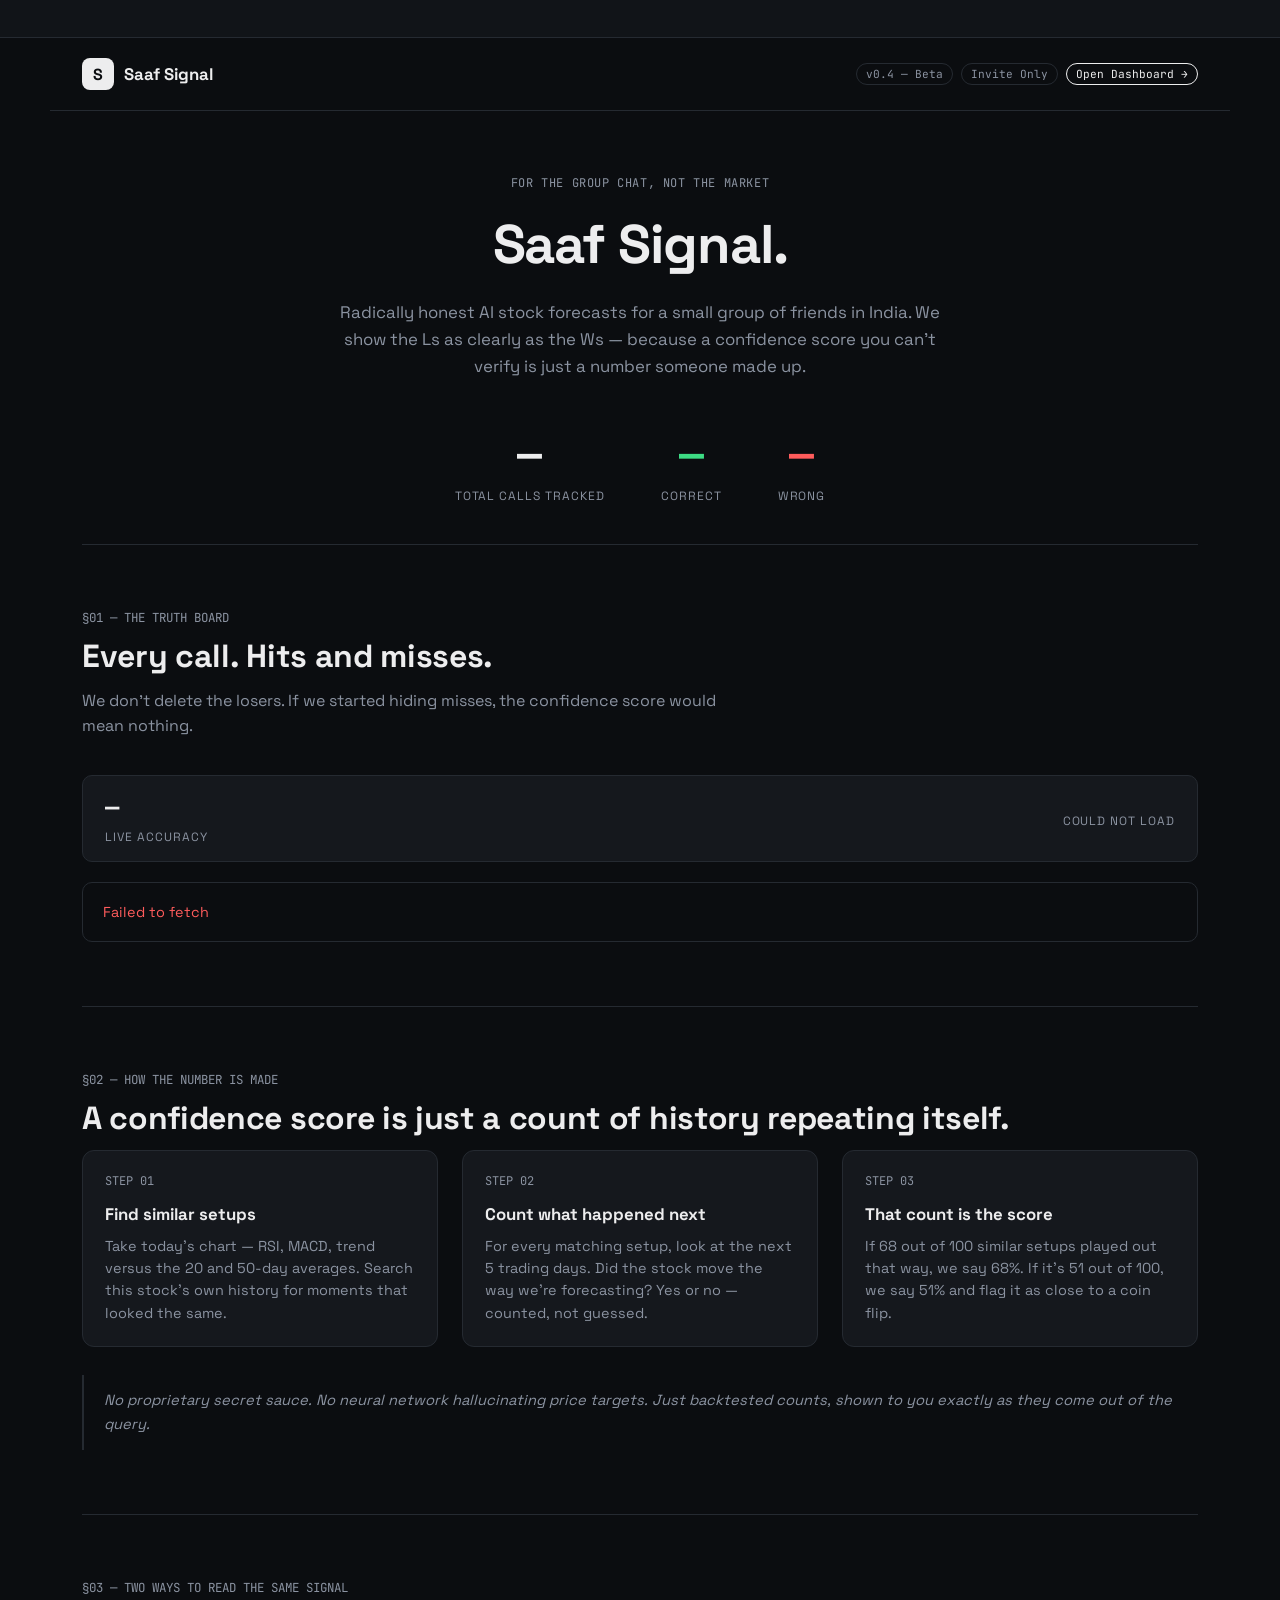
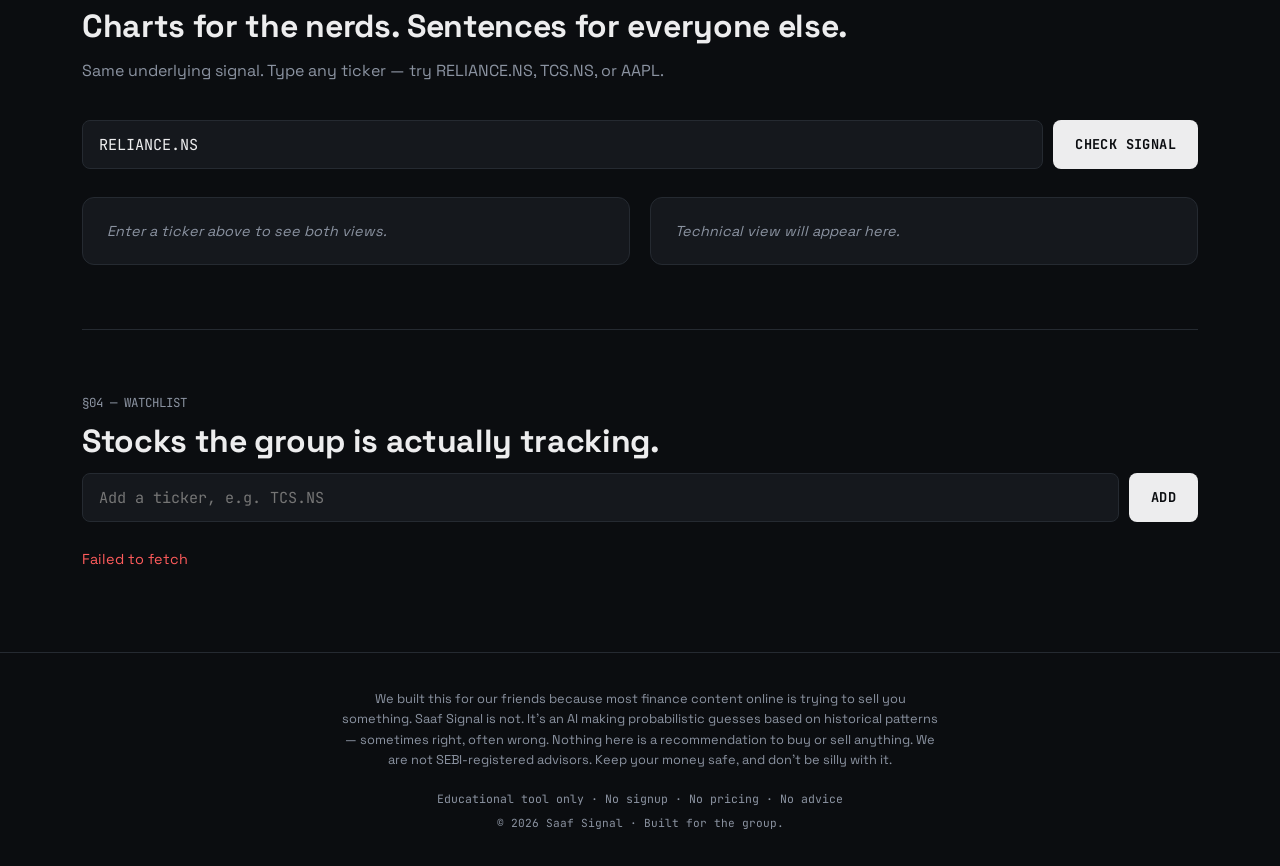
<file: index.html>
<!DOCTYPE html>
<html lang="en">
<head>
<meta charset="UTF-8">
<meta name="viewport" content="width=device-width, initial-scale=1.0">
<title>Saaf Signal — Radically honest AI stock forecasts</title>
<link rel="icon" href="data:image/svg+xml,%3Csvg xmlns=%27http://www.w3.org/2000/svg%27 viewBox=%270 0 32 32%27%3E%3Crect width=%2732%27 height=%2732%27 rx=%278%27 fill=%27%23EDEDEE%27/%3E%3Ctext x=%2716%27 y=%2722%27 font-family=%27Space Grotesk,sans-serif%27 font-size=%2718%27 font-weight=%27700%27 fill=%27%230B0D10%27 text-anchor=%27middle%27%3ES%3C/text%3E%3C/svg%3E">
<meta name="theme-color" content="#0B0D10">
<link rel="preconnect" href="https://fonts.googleapis.com">
<link href="https://fonts.googleapis.com/css2?family=Space+Grotesk:wght@400;500;700&family=JetBrains+Mono:wght@400;500;700&display=swap" rel="stylesheet">
<style>
  :root{
    --bg:#0B0D10; --bg-raised:#111418; --bg-card:#15181D;
    --line:#252A31; --text:#EDEDEE; --text-dim:#8B93A1;
    --hit:#3DDC84; --miss:#FF5C5C; --neutral:#E8B84B;
    --accent:#EDEDEE;
  }
  *{box-sizing:border-box;}
  body{
    margin:0; background:var(--bg); color:var(--text);
    font-family:'Space Grotesk',ui-sans-serif,system-ui,sans-serif;
    -webkit-font-smoothing:antialiased;
  }
  .mono{font-family:'JetBrains Mono',ui-monospace,monospace;}

  /* marquee disclaimer */
  .marquee{
    background:var(--bg-raised); border-bottom:1px solid var(--line);
    overflow:hidden; white-space:nowrap; padding:8px 0;
  }
  .marquee span{
    display:inline-block; padding-left:100%;
    animation:scroll 32s linear infinite;
    font-family:'JetBrains Mono',monospace; font-size:0.72rem;
    color:var(--text-dim); letter-spacing:0.02em;
  }
  @keyframes scroll{ 0%{transform:translateX(0);} 100%{transform:translateX(-100%);} }

  header.top{
    display:flex; align-items:center; justify-content:space-between;
    padding:20px 32px; border-bottom:1px solid var(--line);
    max-width:1180px; margin:0 auto;
  }
  .brand{display:flex; align-items:center; gap:10px;}
  .brand-mark{
    width:32px; height:32px; border-radius:8px; background:var(--text);
    color:var(--bg); display:flex; align-items:center; justify-content:center;
    font-weight:700; font-size:1rem;
  }
  .brand-name{font-weight:700; font-size:1.05rem;}
  .badges{display:flex; gap:8px; font-family:'JetBrains Mono',monospace; font-size:0.7rem; color:var(--text-dim);}
  .badge{border:1px solid var(--line); padding:3px 9px; border-radius:20px;}

  main{max-width:1180px; margin:0 auto; padding:0 32px;}

  /* hero */
  .hero{padding:64px 0 40px; text-align:center;}
  .eyebrow{font-family:'JetBrains Mono',monospace; font-size:0.75rem; color:var(--text-dim); letter-spacing:0.05em; margin-bottom:18px;}
  .hero h1{font-size:3.4rem; margin:0 0 20px; letter-spacing:-0.02em; font-weight:700;}
  .hero p{max-width:640px; margin:0 auto; color:var(--text-dim); font-size:1.05rem; line-height:1.6;}

  .stat-row{
    display:flex; justify-content:center; gap:56px; margin-top:48px; flex-wrap:wrap;
  }
  .stat{text-align:center;}
  .stat-num{font-family:'JetBrains Mono',monospace; font-size:2.6rem; font-weight:700;}
  .stat-num.hit-color{color:var(--hit);}
  .stat-num.miss-color{color:var(--miss);}
  .stat-label{font-size:0.75rem; color:var(--text-dim); text-transform:uppercase; letter-spacing:0.08em; margin-top:6px;}

  /* section header pattern */
  .section{padding:64px 0; border-top:1px solid var(--line);}
  .section-tag{font-family:'JetBrains Mono',monospace; font-size:0.78rem; color:var(--text-dim); margin-bottom:10px;}
  .section h2{font-size:2rem; margin:0 0 12px; font-weight:700; letter-spacing:-0.01em;}
  .section-lead{color:var(--text-dim); max-width:640px; line-height:1.6; margin-bottom:36px;}

  /* truth board */
  .accuracy-strip{
    display:flex; justify-content:space-between; align-items:center;
    background:var(--bg-card); border:1px solid var(--line); border-radius:10px;
    padding:16px 22px; margin-bottom:20px; flex-wrap:wrap; gap:10px;
  }
  .accuracy-strip .big{font-family:'JetBrains Mono',monospace; font-size:1.5rem; font-weight:700;}
  .call-list{display:flex; flex-direction:column; gap:1px; border:1px solid var(--line); border-radius:10px; overflow:hidden;}
  .call-row{
    display:grid; grid-template-columns: 1.4fr 0.9fr 0.9fr 1fr 1fr; align-items:center;
    padding:14px 18px; background:var(--bg-card); gap:10px;
  }
  .call-row:nth-child(even){background:var(--bg-raised);}
  .call-ticker{font-weight:700;}
  .call-tag{
    font-family:'JetBrains Mono',monospace; font-size:0.68rem; font-weight:700;
    padding:3px 8px; border-radius:5px; width:fit-content; letter-spacing:0.04em;
  }
  .call-tag.hit{background:rgba(61,220,132,0.14); color:var(--hit);}
  .call-tag.miss{background:rgba(255,92,92,0.14); color:var(--miss);}
  .call-tag.pending{background:rgba(232,184,75,0.14); color:var(--neutral);}
  .call-move{font-family:'JetBrains Mono',monospace; font-size:0.9rem;}
  .call-move.pos{color:var(--hit);} .call-move.neg{color:var(--miss);}
  .call-date{font-family:'JetBrains Mono',monospace; font-size:0.78rem; color:var(--text-dim);}
  .call-dir{font-size:0.78rem; color:var(--text-dim); text-align:right;}

  /* how it works */
  .steps{display:grid; grid-template-columns:repeat(3,1fr); gap:24px;}
  .step{background:var(--bg-card); border:1px solid var(--line); border-radius:12px; padding:22px;}
  .step-num{font-family:'JetBrains Mono',monospace; color:var(--text-dim); font-size:0.75rem; margin-bottom:14px;}
  .step h3{margin:0 0 10px; font-size:1.05rem;}
  .step p{color:var(--text-dim); font-size:0.9rem; line-height:1.55; margin:0;}
  .quote-block{
    margin-top:28px; border-left:2px solid var(--line); padding:14px 20px;
    color:var(--text-dim); font-style:italic; font-size:0.92rem; line-height:1.6;
  }

  /* signal checker (two views) */
  .checker-input{display:flex; gap:10px; margin-bottom:28px; flex-wrap:wrap;}
  .checker-input input{
    flex:1; min-width:220px; background:var(--bg-card); border:1px solid var(--line);
    color:var(--text); padding:13px 16px; border-radius:8px; font-family:'JetBrains Mono',monospace; font-size:0.95rem;
  }
  .checker-input button{
    background:var(--text); color:var(--bg); border:none; padding:13px 22px;
    border-radius:8px; font-family:'JetBrains Mono',monospace; font-weight:700;
    font-size:0.85rem; cursor:pointer; text-transform:uppercase; letter-spacing:0.03em;
  }
  .checker-input button:hover{opacity:0.85;}
  .two-col{display:grid; grid-template-columns:1fr 1fr; gap:20px;}
  @media (max-width:800px){ .two-col{grid-template-columns:1fr;} .steps{grid-template-columns:1fr;} .call-row{grid-template-columns:1fr 1fr; row-gap:6px;} }

  .view-card{background:var(--bg-card); border:1px solid var(--line); border-radius:12px; padding:24px;}
  .view-label{font-family:'JetBrains Mono',monospace; font-size:0.7rem; color:var(--text-dim); text-transform:uppercase; letter-spacing:0.08em; margin-bottom:14px;}
  .view-headline{font-size:1.15rem; font-weight:700; margin-bottom:12px; line-height:1.4;}
  .view-body{color:var(--text-dim); font-size:0.92rem; line-height:1.6; margin-bottom:14px;}
  .view-footnote{font-family:'JetBrains Mono',monospace; font-size:0.72rem; color:var(--text-dim); border-top:1px solid var(--line); padding-top:12px;}
  .tech-stats{display:flex; gap:22px; margin:16px 0;}
  .tech-stat{}
  .tech-stat .n{font-family:'JetBrains Mono',monospace; font-size:1.4rem; font-weight:700;}
  .tech-stat .l{font-size:0.68rem; color:var(--text-dim); text-transform:uppercase;}
  .range-bar{height:6px; background:var(--bg-raised); border-radius:3px; overflow:hidden; margin:14px 0;}
  .range-fill{height:100%; background:var(--text);}

  .empty-note{color:var(--text-dim); font-size:0.9rem; font-style:italic;}
  .loading{color:var(--text-dim); font-size:0.9rem;}
  .error-note{color:var(--miss); font-size:0.9rem;}

  /* watchlist */
  .watchlist-row{
    display:flex; justify-content:space-between; align-items:center;
    padding:12px 0; border-bottom:1px solid var(--line); font-size:0.92rem;
  }
  .watchlist-row:last-child{border-bottom:none;}
  .ghost-btn{
    background:transparent; border:1px solid var(--line); color:var(--text-dim);
    padding:6px 12px; border-radius:6px; font-family:'JetBrains Mono',monospace;
    font-size:0.72rem; cursor:pointer;
  }
  .ghost-btn:hover{border-color:var(--text-dim); color:var(--text);}

  footer{
    border-top:1px solid var(--line); padding:36px 32px; text-align:center;
    color:var(--text-dim); font-size:0.8rem; margin-top:20px;
  }
  footer .note-block{max-width:600px; margin:0 auto 20px; line-height:1.6;}
</style>
</head>
<body>

<div class="marquee"><span>Not financial advice • For educational use only • We are not SEBI registered • Trade at your own risk • Purely math &amp; vibes • Not financial advice • For educational use only • We are not SEBI registered • Trade at your own risk • Purely math &amp; vibes •</span></div>

<header class="top">
  <div class="brand">
    <div class="brand-mark">S</div>
    <div class="brand-name">Saaf Signal</div>
  </div>
  <div class="badges">
    <span class="badge">v0.4 — Beta</span>
    <span class="badge">Invite Only</span>
    <a href="watchlist.html" class="badge" style="text-decoration:none; color:var(--text); border-color:var(--text);">Open Dashboard →</a>
  </div>
</header>

<main>
  <section class="hero">
    <div class="eyebrow">FOR THE GROUP CHAT, NOT THE MARKET</div>
    <h1>Saaf Signal.</h1>
    <p>Radically honest AI stock forecasts for a small group of friends in India. We show the Ls as clearly as the Ws — because a confidence score you can't verify is just a number someone made up.</p>

    <div class="stat-row" id="hero-stats">
      <div class="stat"><div class="stat-num" id="stat-total">—</div><div class="stat-label">Total calls tracked</div></div>
      <div class="stat"><div class="stat-num hit-color" id="stat-correct">—</div><div class="stat-label">Correct</div></div>
      <div class="stat"><div class="stat-num miss-color" id="stat-wrong">—</div><div class="stat-label">Wrong</div></div>
    </div>
  </section>

  <!-- §01 Truth Board -->
  <section class="section">
    <div class="section-tag">§01 — THE TRUTH BOARD</div>
    <h2>Every call. Hits and misses.</h2>
    <div class="section-lead">We don't delete the losers. If we started hiding misses, the confidence score would mean nothing.</div>

    <div class="accuracy-strip">
      <div>
        <div class="big" id="live-accuracy">—</div>
        <div class="stat-label" style="text-align:left;">Live Accuracy</div>
      </div>
      <div class="stat-label" id="accuracy-sub">loading…</div>
    </div>

    <div class="call-list" id="call-list">
      <div class="loading" style="padding:20px;">Loading the board…</div>
    </div>
  </section>

  <!-- §02 How the number is made -->
  <section class="section">
    <div class="section-tag">§02 — HOW THE NUMBER IS MADE</div>
    <h2>A confidence score is just a count of history repeating itself.</h2>

    <div class="steps">
      <div class="step">
        <div class="step-num">STEP 01</div>
        <h3>Find similar setups</h3>
        <p>Take today's chart — RSI, MACD, trend versus the 20 and 50-day averages. Search this stock's own history for moments that looked the same.</p>
      </div>
      <div class="step">
        <div class="step-num">STEP 02</div>
        <h3>Count what happened next</h3>
        <p>For every matching setup, look at the next 5 trading days. Did the stock move the way we're forecasting? Yes or no — counted, not guessed.</p>
      </div>
      <div class="step">
        <div class="step-num">STEP 03</div>
        <h3>That count is the score</h3>
        <p>If 68 out of 100 similar setups played out that way, we say 68%. If it's 51 out of 100, we say 51% and flag it as close to a coin flip.</p>
      </div>
    </div>
    <div class="quote-block">No proprietary secret sauce. No neural network hallucinating price targets. Just backtested counts, shown to you exactly as they come out of the query.</div>
  </section>

  <!-- §03 Two views -->
  <section class="section">
    <div class="section-tag">§03 — TWO WAYS TO READ THE SAME SIGNAL</div>
    <h2>Charts for the nerds. Sentences for everyone else.</h2>
    <div class="section-lead">Same underlying signal. Type any ticker — try RELIANCE.NS, TCS.NS, or AAPL.</div>

    <div class="checker-input">
      <input type="text" id="ticker-input" placeholder="e.g. RELIANCE.NS" value="RELIANCE.NS" class="mono">
      <button onclick="runChecker()">Check Signal</button>
    </div>

    <div class="two-col" id="checker-result">
      <div class="view-card"><div class="empty-note">Enter a ticker above to see both views.</div></div>
      <div class="view-card"><div class="empty-note">Technical view will appear here.</div></div>
    </div>
  </section>

  <!-- Watchlist (functional, not in the original marketing page) -->
  <section class="section">
    <div class="section-tag">§04 — WATCHLIST</div>
    <h2>Stocks the group is actually tracking.</h2>
    <div class="checker-input">
      <input type="text" id="watchlist-input" placeholder="Add a ticker, e.g. TCS.NS" class="mono">
      <button onclick="addToWatchlist()">Add</button>
    </div>
    <div id="watchlist-items"></div>
  </section>
</main>

<footer>
  <div class="note-block">
    We built this for our friends because most finance content online is trying to sell you something. Saaf Signal is not. It's an AI making probabilistic guesses based on historical patterns — sometimes right, often wrong. Nothing here is a recommendation to buy or sell anything. We are not SEBI-registered advisors. Keep your money safe, and don't be silly with it.
  </div>
  <div class="mono" style="font-size:0.72rem;">Educational tool only · No signup · No pricing · No advice</div>
  <div class="mono" style="font-size:0.7rem; margin-top:10px;">© 2026 Saaf Signal · Built for the group.</div>
</footer>

<script src="config.js"></script>
<script>
const API = (window.SAAF_CONFIG && window.SAAF_CONFIG.API_BASE) || "http://localhost:8000";

async function api(path, opts={}) {
  const res = await fetch(API + path, opts);
  if (!res.ok) {
    const err = await res.json().catch(()=>({detail: res.statusText}));
    throw new Error(err.detail || "Request failed");
  }
  return res.json();
}

// ---- Hero stats + Truth Board (live from /track-record + /predictions) ----
async function loadTruthBoard() {
  try {
    const tr = await api('/track-record');
    document.getElementById('stat-total').textContent = tr.total_checked ?? 0;
    document.getElementById('stat-correct').textContent = tr.correct ?? 0;
    document.getElementById('stat-wrong').textContent = tr.incorrect ?? 0;
    document.getElementById('live-accuracy').textContent = tr.accuracy_pct != null ? tr.accuracy_pct + '%' : '—';
    document.getElementById('accuracy-sub').textContent = tr.total_checked
      ? `last ${tr.total_checked} calls`
      : 'no calls resolved yet';
  } catch (e) {
    document.getElementById('accuracy-sub').textContent = 'could not load';
  }

  const listEl = document.getElementById('call-list');
  try {
    const preds = await api('/predictions?limit=20');
    if (preds.length === 0) {
      listEl.innerHTML = `<div class="empty-note" style="padding:20px;">No calls logged yet. Check a signal below to make the first one.</div>`;
      return;
    }
    listEl.innerHTML = preds.map(p => {
      let tag, tagClass, moveText, moveClass;
      if (!p.outcome_checked) {
        tag = 'PENDING'; tagClass = 'pending'; moveText = '—'; moveClass = '';
      } else {
        tag = p.direction_correct ? 'HIT' : 'MISS';
        tagClass = p.direction_correct ? 'hit' : 'miss';
        const pct = p.price_error_pct;
        moveText = (pct >= 0 ? '+' : '') + pct + '%';
        moveClass = pct >= 0 ? 'pos' : 'neg';
      }
      const dateStr = new Date(p.created_at).toLocaleDateString('en-IN', {month:'short', day:'2-digit'});
      return `
        <div class="call-row">
          <div class="call-ticker">${p.ticker.replace('.NS','').replace('.BO','')}</div>
          <div class="call-tag ${tagClass}">${tag}</div>
          <div class="call-move mono ${moveClass}">${moveText}</div>
          <div class="call-date mono">${dateStr}</div>
          <div class="call-dir">${p.technical_direction}</div>
        </div>
      `;
    }).join('');
  } catch (e) {
    listEl.innerHTML = `<div class="error-note" style="padding:20px;">${e.message}</div>`;
  }
}

// ---- Signal checker: two views side by side ----
async function runChecker() {
  const ticker = document.getElementById('ticker-input').value.trim();
  const resultEl = document.getElementById('checker-result');
  if (!ticker) return;
  resultEl.innerHTML = `
    <div class="view-card"><div class="loading">Fetching data and backtesting…</div></div>
    <div class="view-card"><div class="loading">Fetching data and backtesting…</div></div>
  `;
  try {
    const [plain, tech] = await Promise.all([
      api(`/predict/${encodeURIComponent(ticker)}/explain`, {method:'POST'}),
      api(`/predict/${encodeURIComponent(ticker)}`, {method:'POST'})
    ]);

    const rangePct = tech.predicted_high > tech.predicted_low
      ? Math.round(((tech.price_at_prediction - tech.predicted_low) / (tech.predicted_high - tech.predicted_low)) * 100)
      : 50;

    resultEl.innerHTML = `
      <div class="view-card">
        <div class="view-label">Plain-Language View</div>
        <div class="view-headline">${plain.ticker}</div>
        <div class="view-body">${plain.answer}</div>
        <div class="view-footnote">Real talk, no jargon.</div>
      </div>
      <div class="view-card">
        <div class="view-label">[TECHNICAL_VIEW] ${tech.ticker} · ${tech.horizon_days}D</div>
        <div class="view-headline">${tech.technical_direction.toUpperCase()} · ₹${tech.price_at_prediction}</div>
        <div class="tech-stats">
          <div class="tech-stat"><div class="n">${tech.n_samples ?? '?'}</div><div class="l">Setup match</div></div>
          <div class="tech-stat"><div class="n">${tech.technical_confidence}%</div><div class="l">Confidence</div></div>
          <div class="tech-stat"><div class="n">₹${tech.predicted_low}–${tech.predicted_high}</div><div class="l">Range</div></div>
        </div>
        <div class="range-bar"><div class="range-fill" style="width:${rangePct}%"></div></div>
        <div class="view-body">${tech.technical_basis}</div>
        <div class="view-footnote">Same signal you saw on the left. Just with the receipts.</div>
      </div>
    `;
    loadTruthBoard();
  } catch (e) {
    resultEl.innerHTML = `<div class="view-card"><div class="error-note">${e.message}</div></div><div class="view-card"></div>`;
  }
}

// ---- Watchlist ----
async function loadWatchlist() {
  const el = document.getElementById('watchlist-items');
  try {
    const items = await api('/watchlist');
    if (items.length === 0) {
      el.innerHTML = `<div class="empty-note" style="padding:14px 0;">Nothing tracked yet.</div>`;
      return;
    }
    el.innerHTML = items.map(w => `
      <div class="watchlist-row">
        <span class="mono">${w.ticker}${w.display_name ? ' — ' + w.display_name : ''}</span>
        <button class="ghost-btn" onclick="removeFromWatchlist('${w.ticker}')">Remove</button>
      </div>
    `).join('');
  } catch (e) {
    el.innerHTML = `<div class="error-note">${e.message}</div>`;
  }
}

async function addToWatchlist() {
  const ticker = document.getElementById('watchlist-input').value.trim();
  if (!ticker) return;
  try {
    await api(`/watchlist/${encodeURIComponent(ticker)}`, {method:'POST'});
    document.getElementById('watchlist-input').value = '';
    loadWatchlist();
  } catch (e) { alert(e.message); }
}

async function removeFromWatchlist(ticker) {
  try {
    await api(`/watchlist/${encodeURIComponent(ticker)}`, {method:'DELETE'});
    loadWatchlist();
  } catch (e) { alert(e.message); }
}

loadTruthBoard();
loadWatchlist();
</script>

</body>
</html>
</file>
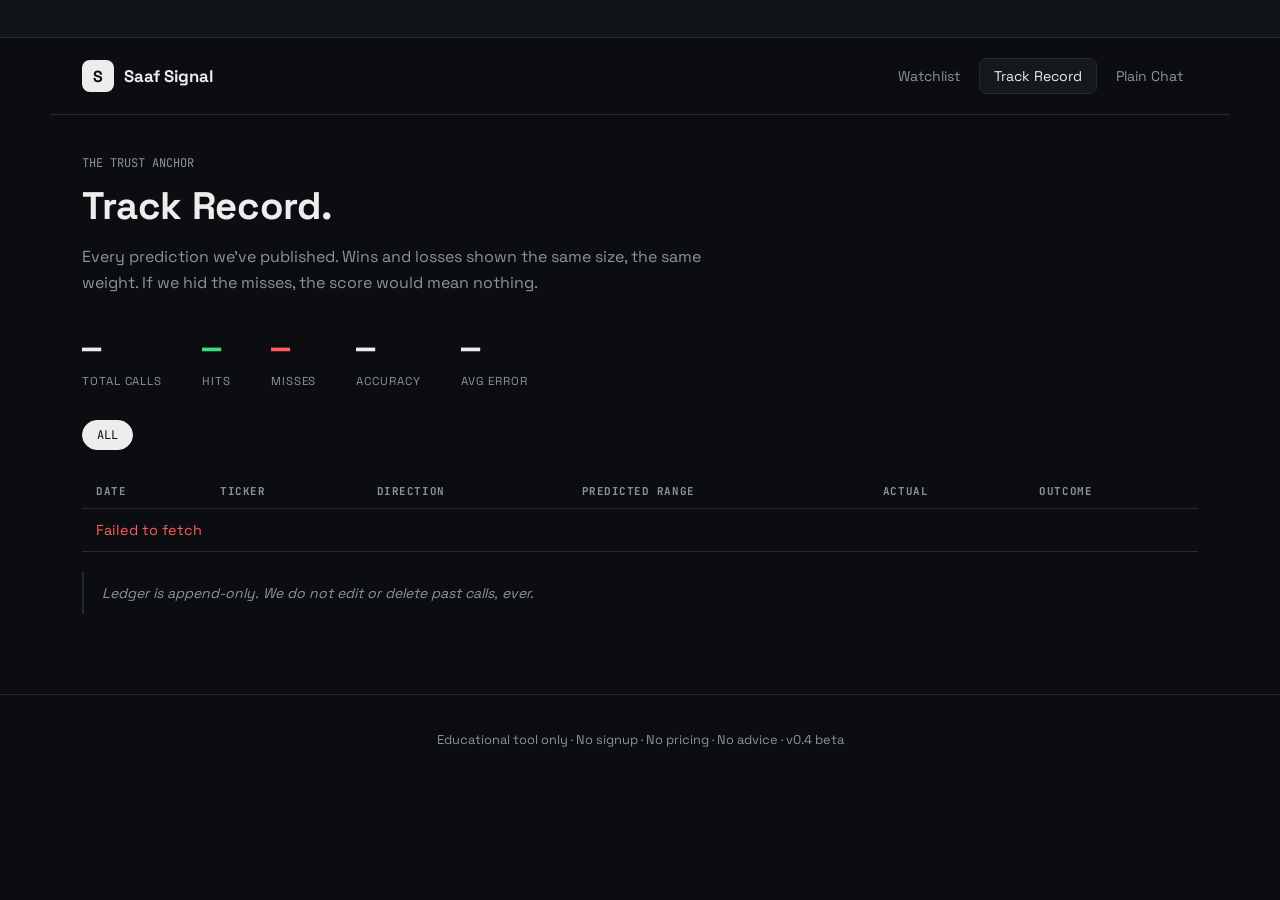
<file: track-record.html>
<!DOCTYPE html>
<html lang="en">
<head>
<meta charset="UTF-8">
<meta name="viewport" content="width=device-width, initial-scale=1.0">
<title>Saaf Signal — Track Record</title>
<link rel="icon" href="data:image/svg+xml,%3Csvg xmlns=%27http://www.w3.org/2000/svg%27 viewBox=%270 0 32 32%27%3E%3Crect width=%2732%27 height=%2732%27 rx=%278%27 fill=%27%23EDEDEE%27/%3E%3Ctext x=%2716%27 y=%2722%27 font-family=%27Space Grotesk,sans-serif%27 font-size=%2718%27 font-weight=%27700%27 fill=%27%230B0D10%27 text-anchor=%27middle%27%3ES%3C/text%3E%3C/svg%3E">
<meta name="theme-color" content="#0B0D10">
<link rel="preconnect" href="https://fonts.googleapis.com">
<link href="https://fonts.googleapis.com/css2?family=Space+Grotesk:wght@400;500;700&family=JetBrains+Mono:wght@400;500;700&display=swap" rel="stylesheet">
<link rel="stylesheet" href="shared.css">
</head>
<body>

<div class="marquee"><span>Not financial advice • For educational use only • We are not SEBI registered • Trade at your own risk • Purely math &amp; vibes • Not financial advice • For educational use only • We are not SEBI registered • Trade at your own risk • Purely math &amp; vibes •</span></div>

<header class="top">
  <a href="watchlist.html" class="brand">
    <div class="brand-mark">S</div>
    <div class="brand-name">Saaf Signal</div>
  </a>
  <nav class="tabs">
    <a href="watchlist.html" data-page="watchlist.html">Watchlist</a>
    <a href="track-record.html" data-page="track-record.html">Track Record</a>
    <a href="chat.html" data-page="chat.html">Plain Chat</a>
  </nav>
</header>

<main>
  <div class="page-eyebrow">THE TRUST ANCHOR</div>
  <h1 class="page-title">Track Record.</h1>
  <div class="page-lead">Every prediction we've published. Wins and losses shown the same size, the same weight. If we hid the misses, the score would mean nothing.</div>

  <div class="stat-row" id="hero-stats">
    <div class="stat"><div class="stat-num" id="stat-total">—</div><div class="stat-label">Total calls</div></div>
    <div class="stat"><div class="stat-num hit-color" id="stat-hits">—</div><div class="stat-label">Hits</div></div>
    <div class="stat"><div class="stat-num miss-color" id="stat-misses">—</div><div class="stat-label">Misses</div></div>
    <div class="stat"><div class="stat-num" id="stat-acc">—</div><div class="stat-label">Accuracy</div></div>
    <div class="stat"><div class="stat-num" id="stat-err">—</div><div class="stat-label">Avg error</div></div>
  </div>

  <div class="filter-row" id="filter-row">
    <button class="filter-chip active" data-ticker="" onclick="setFilter('')">ALL</button>
  </div>

  <div style="overflow-x:auto;">
    <table class="ledger-table">
      <thead>
        <tr>
          <th>Date</th><th>Ticker</th><th>Direction</th><th>Predicted range</th>
          <th>Actual</th><th>Outcome</th>
        </tr>
      </thead>
      <tbody id="ledger-body">
        <tr><td colspan="6" class="loading">Loading the ledger…</td></tr>
      </tbody>
    </table>
  </div>

  <div class="append-only-note">Ledger is append-only. We do not edit or delete past calls, ever.</div>
</main>

<footer>
  Educational tool only · No signup · No pricing · No advice · v0.4 beta
</footer>

<script src="config.js"></script>
<script src="shared.js"></script>
<script>
highlightNav();
renderInvestorLink();

let currentFilter = "";
let allPredictions = [];

function getUrlTicker() {
  const params = new URLSearchParams(window.location.search);
  return params.get('ticker') || "";
}

async function loadTrackRecord(ticker) {
  const suffix = ticker ? `?ticker=${encodeURIComponent(ticker)}` : "";
  try {
    const tr = await api('/track-record' + suffix);
    document.getElementById('stat-total').textContent = tr.total_checked ?? 0;
    document.getElementById('stat-hits').textContent = tr.correct ?? 0;
    document.getElementById('stat-misses').textContent = tr.incorrect ?? 0;
    document.getElementById('stat-acc').textContent = tr.accuracy_pct != null ? tr.accuracy_pct + '%' : '—';
    document.getElementById('stat-err').textContent = tr.avg_price_error_pct != null ? '±' + tr.avg_price_error_pct + '%' : '—';
  } catch (e) {
    console.error(e);
  }
}

function renderLedger() {
  const body = document.getElementById('ledger-body');
  const filtered = currentFilter ? allPredictions.filter(p => p.ticker === currentFilter) : allPredictions;

  if (filtered.length === 0) {
    body.innerHTML = `<tr><td colspan="6"><div class="empty-note" style="padding:20px 0;">No calls logged yet for this filter.</div></td></tr>`;
    return;
  }

  body.innerHTML = filtered.map(p => {
    const dateStr = new Date(p.created_at).toLocaleDateString('en-IN', {month:'short', day:'2-digit'});
    let outcomeHtml;
    if (!p.outcome_checked) {
      outcomeHtml = `<span class="outcome-pill pending">pending</span>`;
    } else {
      const pillClass = p.direction_correct ? 'hit' : 'miss';
      const pillText = p.direction_correct ? 'hit' : 'miss';
      outcomeHtml = `<span class="mono" style="color:var(--text-dim); margin-right:6px;">${p.technical_confidence}% · n=${p.n_samples ?? '?'}</span><span class="outcome-pill ${pillClass}">${pillText}</span>`;
    }
    const actualText = p.outcome_checked && p.actual_price != null
      ? `₹${p.actual_price.toFixed(2)} (${p.price_error_pct >= 0 ? '+' : ''}${p.price_error_pct}%)`
      : '—';

    return `
      <tr>
        <td class="mono">${dateStr}</td>
        <td><strong>${p.ticker.replace('.NS','').replace('.BO','')}</strong></td>
        <td>${p.technical_direction}</td>
        <td class="mono">₹${p.predicted_low}–₹${p.predicted_high}</td>
        <td class="mono">${actualText}</td>
        <td>${outcomeHtml}</td>
      </tr>
    `;
  }).join('');
}

function setFilter(ticker) {
  currentFilter = ticker;
  document.querySelectorAll('.filter-chip').forEach(chip => {
    chip.classList.toggle('active', chip.getAttribute('data-ticker') === ticker);
  });
  loadTrackRecord(ticker);
  renderLedger();
}

async function init() {
  try {
    allPredictions = await api('/predictions?limit=200');
  } catch (e) {
    document.getElementById('ledger-body').innerHTML = `<tr><td colspan="6"><div class="error-note">${e.message}</div></td></tr>`;
    return;
  }

  const tickers = [...new Set(allPredictions.map(p => p.ticker))];
  const filterRow = document.getElementById('filter-row');
  filterRow.innerHTML = `<button class="filter-chip active" data-ticker="" onclick="setFilter('')">ALL</button>` +
    tickers.map(t => `<button class="filter-chip" data-ticker="${t}" onclick="setFilter('${t}')">${t.replace('.NS','').replace('.BO','')}</button>`).join('');

  const urlTicker = getUrlTicker();
  if (urlTicker && tickers.includes(urlTicker)) {
    setFilter(urlTicker);
  } else {
    loadTrackRecord('');
    renderLedger();
  }
}

init();
</script>

</body>
</html>
</file>
<file: shared.css>
:root{
  --bg:#0B0D10; --bg-raised:#111418; --bg-card:#15181D;
  --line:#252A31; --text:#EDEDEE; --text-dim:#8B93A1;
  --hit:#3DDC84; --miss:#FF5C5C; --neutral:#E8B84B; --watch:#5B9DF9;
}
*{box-sizing:border-box;}
body{
  margin:0; background:var(--bg); color:var(--text);
  font-family:'Space Grotesk',ui-sans-serif,system-ui,sans-serif;
  -webkit-font-smoothing:antialiased;
}
.mono{font-family:'JetBrains Mono',ui-monospace,monospace;}
a{color:inherit;}

.marquee{
  background:var(--bg-raised); border-bottom:1px solid var(--line);
  overflow:hidden; white-space:nowrap; padding:8px 0;
}
.marquee span{
  display:inline-block; padding-left:100%;
  animation:scroll 32s linear infinite;
  font-family:'JetBrains Mono',monospace; font-size:0.72rem;
  color:var(--text-dim); letter-spacing:0.02em;
}
@keyframes scroll{ 0%{transform:translateX(0);} 100%{transform:translateX(-100%);} }

header.top{
  display:flex; align-items:center; justify-content:space-between;
  padding:20px 32px; border-bottom:1px solid var(--line);
  max-width:1180px; margin:0 auto; flex-wrap:wrap; gap:14px;
}
.brand{display:flex; align-items:center; gap:10px; text-decoration:none;}
.brand-mark{
  width:32px; height:32px; border-radius:8px; background:var(--text);
  color:var(--bg); display:flex; align-items:center; justify-content:center;
  font-weight:700; font-size:1rem;
}
.brand-name{font-weight:700; font-size:1.05rem;}
nav.tabs{display:flex; gap:4px; font-size:0.88rem;}
nav.tabs a{
  padding:8px 14px; border-radius:7px; text-decoration:none; color:var(--text-dim);
  border:1px solid transparent;
}
nav.tabs a.active{ color:var(--text); background:var(--bg-card); border-color:var(--line); }
nav.tabs a:hover{ color:var(--text); }

main{max-width:1180px; margin:0 auto; padding:40px 32px 80px;}

.page-eyebrow{font-family:'JetBrains Mono',monospace; font-size:0.75rem; color:var(--text-dim); margin-bottom:10px;}
.page-title{font-size:2.4rem; margin:0 0 14px; font-weight:700; letter-spacing:-0.01em;}
.page-lead{color:var(--text-dim); max-width:620px; line-height:1.6; margin-bottom:32px;}

.stat-row{display:flex; gap:40px; flex-wrap:wrap; margin-bottom:32px;}
.stat{text-align:left;}
.stat-num{font-family:'JetBrains Mono',monospace; font-size:2rem; font-weight:700;}
.stat-num.hit-color{color:var(--hit);}
.stat-num.miss-color{color:var(--miss);}
.stat-label{font-size:0.72rem; color:var(--text-dim); text-transform:uppercase; letter-spacing:0.08em; margin-top:4px;}

.tier-legend{display:flex; gap:16px; flex-wrap:wrap; margin-bottom:28px; font-size:0.78rem; color:var(--text-dim);}
.tier-legend span{display:flex; align-items:center; gap:6px;}
.tier-dot{width:8px; height:8px; border-radius:50%; display:inline-block;}
.tier-dot.high{background:var(--hit);}
.tier-dot.watch{background:var(--watch);}
.tier-dot.coin{background:var(--neutral);}
.tier-dot.spec{background:var(--miss);}

.card-grid{display:grid; grid-template-columns:repeat(auto-fill, minmax(260px,1fr)); gap:16px;}
.stock-card{
  background:var(--bg-card); border:1px solid var(--line); border-radius:12px;
  padding:20px; text-decoration:none; color:var(--text); display:block;
  transition:border-color 0.15s;
}
.stock-card:hover{border-color:var(--text-dim);}
.sc-head{display:flex; justify-content:space-between; align-items:flex-start; margin-bottom:10px;}
.sc-name{font-weight:700; font-size:1.02rem;}
.sc-ticker{font-family:'JetBrains Mono',monospace; font-size:0.72rem; color:var(--text-dim);}
.tier-badge{
  font-family:'JetBrains Mono',monospace; font-size:0.66rem; font-weight:700;
  padding:3px 9px; border-radius:20px; text-transform:uppercase; letter-spacing:0.03em;
}
.tier-badge.high{background:rgba(61,220,132,0.14); color:var(--hit);}
.tier-badge.watch{background:rgba(91,157,249,0.14); color:var(--watch);}
.tier-badge.coin{background:rgba(232,184,75,0.14); color:var(--neutral);}
.tier-badge.spec{background:rgba(255,92,92,0.14); color:var(--miss);}

.sc-price{font-family:'JetBrains Mono',monospace; font-size:1.3rem; font-weight:700; margin:8px 0 2px;}
.sc-change{font-family:'JetBrains Mono',monospace; font-size:0.82rem;}
.sc-change.pos{color:var(--hit);} .sc-change.neg{color:var(--miss);}

.sc-conf-row{display:flex; justify-content:space-between; margin-top:14px; padding-top:14px; border-top:1px solid var(--line);}
.sc-conf-block .n{font-family:'JetBrains Mono',monospace; font-size:1.2rem; font-weight:700;}
.sc-conf-block .l{font-size:0.65rem; color:var(--text-dim); text-transform:uppercase;}
.sc-footnote{font-size:0.76rem; color:var(--text-dim); margin-top:10px; line-height:1.4;}

.empty-note{color:var(--text-dim); font-size:0.9rem; font-style:italic;}
.loading{color:var(--text-dim); font-size:0.9rem;}
.error-note{color:var(--miss); font-size:0.9rem;}

footer{
  border-top:1px solid var(--line); padding:36px 32px; text-align:center;
  color:var(--text-dim); font-size:0.8rem;
}

/* Track record table */
.filter-row{display:flex; gap:8px; flex-wrap:wrap; margin-bottom:24px;}
.filter-chip{
  font-family:'JetBrains Mono',monospace; font-size:0.75rem; padding:6px 14px;
  border-radius:20px; border:1px solid var(--line); background:transparent; color:var(--text-dim);
  cursor:pointer;
}
.filter-chip.active{background:var(--text); color:var(--bg); border-color:var(--text);}

.ledger-table{width:100%; border-collapse:collapse; font-size:0.88rem;}
.ledger-table th{
  text-align:left; font-family:'JetBrains Mono',monospace; font-size:0.68rem;
  color:var(--text-dim); text-transform:uppercase; letter-spacing:0.05em;
  padding:10px 14px; border-bottom:1px solid var(--line);
}
.ledger-table td{padding:12px 14px; border-bottom:1px solid var(--line);}
.ledger-table tr:hover td{background:var(--bg-raised);}
.outcome-pill{
  font-family:'JetBrains Mono',monospace; font-size:0.72rem; font-weight:700;
  padding:3px 9px; border-radius:5px; display:inline-block;
}
.outcome-pill.hit{background:rgba(61,220,132,0.14); color:var(--hit);}
.outcome-pill.miss{background:rgba(255,92,92,0.14); color:var(--miss);}
.outcome-pill.pending{background:rgba(232,184,75,0.14); color:var(--neutral);}

.append-only-note{
  margin-top:20px; border-left:2px solid var(--line); padding:12px 18px;
  color:var(--text-dim); font-style:italic; font-size:0.88rem;
}

/* Chat */
.chat-window{
  background:var(--bg-card); border:1px solid var(--line); border-radius:14px;
  padding:24px; min-height:400px; display:flex; flex-direction:column; gap:18px;
}
.chat-suggestions{display:flex; gap:10px; flex-wrap:wrap; margin-bottom:24px;}
.chat-suggestion{
  font-size:0.82rem; padding:8px 14px; border-radius:20px; border:1px solid var(--line);
  background:transparent; color:var(--text-dim); cursor:pointer;
}
.chat-suggestion:hover{color:var(--text); border-color:var(--text-dim);}

.chat-msg{display:flex; gap:12px; align-items:flex-start;}
.chat-msg.user{flex-direction:row-reverse;}
.chat-avatar{
  width:30px; height:30px; border-radius:8px; background:var(--text); color:var(--bg);
  display:flex; align-items:center; justify-content:center; font-weight:700; font-size:0.85rem; flex-shrink:0;
}
.chat-msg.user .chat-avatar{background:var(--bg-raised); color:var(--text);}
.chat-bubble{
  background:var(--bg-raised); border:1px solid var(--line); border-radius:12px;
  padding:16px 18px; max-width:75%; font-size:0.92rem; line-height:1.6;
}
.chat-msg.user .chat-bubble{background:var(--bg); }
.chat-source{font-family:'JetBrains Mono',monospace; font-size:0.7rem; color:var(--text-dim); margin-top:2px;}
.chat-meta{
  display:flex; gap:10px; align-items:center; margin-top:10px; font-family:'JetBrains Mono',monospace; font-size:0.75rem; color:var(--text-dim);
}
.chat-meta .conf{font-weight:700; color:var(--text);}
.chat-why{margin-top:10px; cursor:pointer; font-size:0.8rem; color:var(--watch); user-select:none;}
.chat-why-body{
  margin-top:8px; padding:12px 14px; background:var(--bg); border-radius:8px; font-size:0.83rem;
  color:var(--text-dim); line-height:1.6; display:none;
}
.chat-why-body.open{display:block;}
.chat-why-body .final{color:var(--text-dim); font-style:italic; margin-top:8px;}

.chat-input-row{display:flex; gap:10px; margin-top:8px;}
.chat-input-row input{
  flex:1; background:var(--bg-raised); border:1px solid var(--line); color:var(--text);
  padding:13px 16px; border-radius:8px; font-size:0.92rem;
}
.chat-input-row button{
  background:var(--text); color:var(--bg); border:none; padding:13px 22px;
  border-radius:8px; font-family:'JetBrains Mono',monospace; font-weight:700;
  font-size:0.85rem; cursor:pointer;
}
.chat-input-row button:hover{opacity:0.85;}
.chat-footnote{text-align:center; font-family:'JetBrains Mono',monospace; font-size:0.72rem; color:var(--text-dim); margin-top:14px;}

@media (max-width:700px){
  .ledger-table{display:block; overflow-x:auto; white-space:nowrap;}
  .chat-bubble{max-width:88%;}
}
</file>
